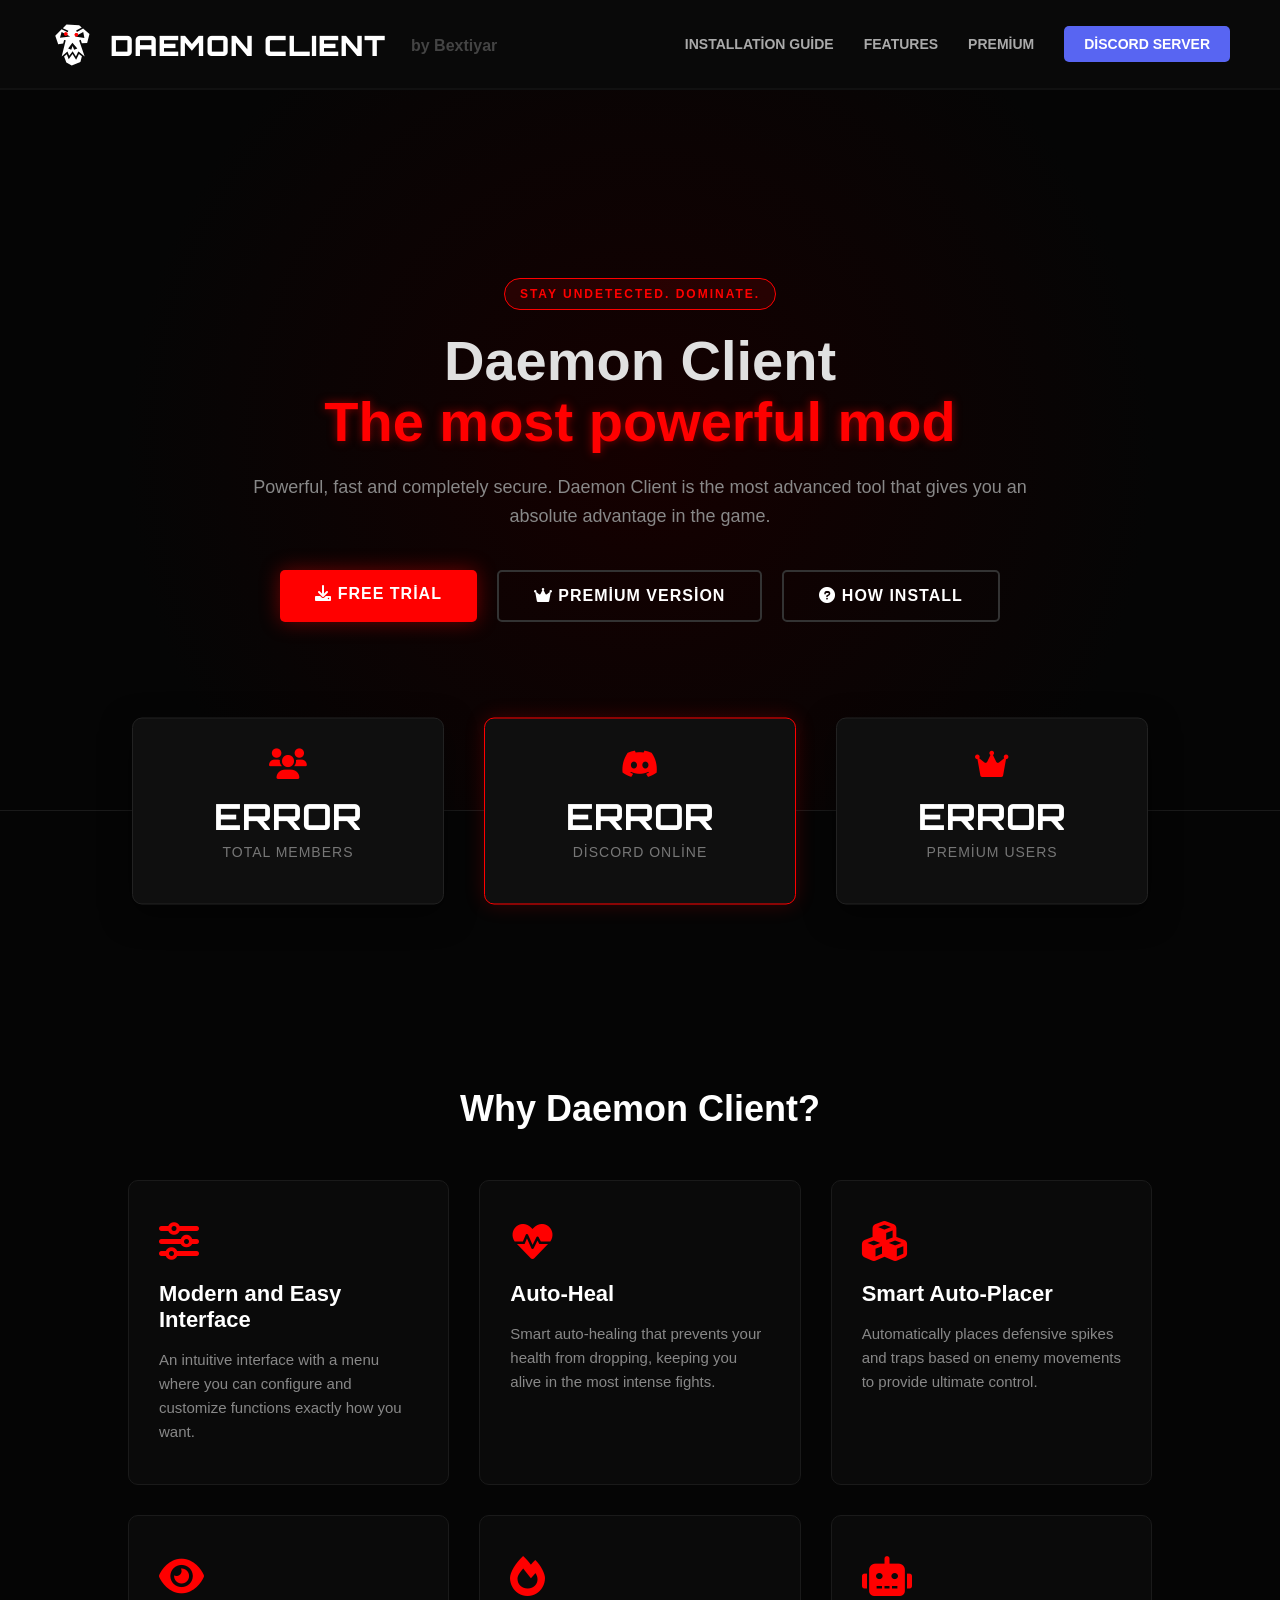
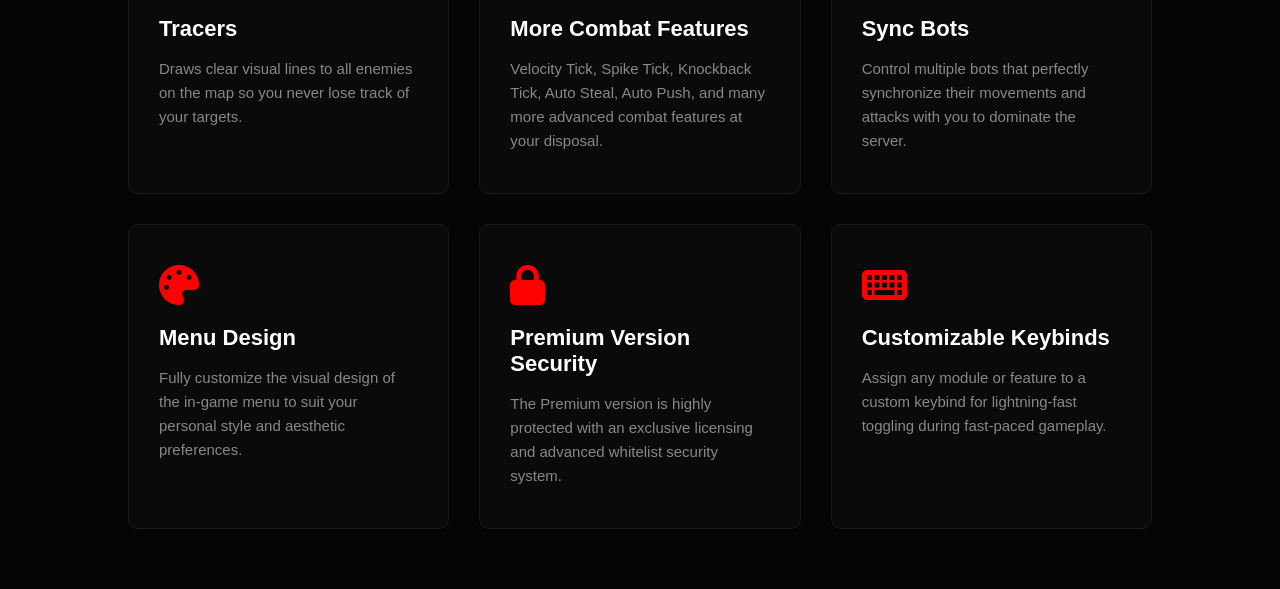
<file: index.html>
<!DOCTYPE html>
<html lang="az">
<head>
    <link rel="icon" type="image/webp" href="https://i.imgur.com/HJzQP1x_d.webp?maxwidth=760&fidelity=grand">

    <meta name="viewport" content="width=device-width, initial-scale=1.0">

    <meta charset="UTF-8">
    <title>Daemon Client</title> <link rel="icon" type="image/webp" href="https://i.imgur.com/HJzQP1x_d.webp?maxwidth=760&fidelity=grand">

    <link rel="stylesheet" href="style.css">
    <link href="https://fonts.googleapis.com/css2?family=Orbitron:wght@900&display=swap" rel="stylesheet">
    <link rel="stylesheet" href="https://cdnjs.cloudflare.com/ajax/libs/font-awesome/6.0.0/css/all.min.css">
</head>
<body>

    <div id="intro-bg" class="intro-bg"></div>
    <script>
        if (!sessionStorage.getItem('daemonIntroPlayed')) {
            document.body.classList.add('intro-active');
        }
    </script>

    <nav class="navbar">
        <div class="logo-wrapper">
            <svg class="daemon-icon" viewBox="0 0 512 512" xmlns="http://www.w3.org/2000/svg">
                <path fill="#ffffff" d="M187.406 22.22l-41.562 41.843 62.875 29.843-8 16.875-68.845-32.655L59.97 150.53l33.31 96.97 56.876-7.156 10.53-42.47 18.126 4.47-45.843 185.25 55.31-49.656 10-9 4.94 12.5 14.81 37.53 31.25-41.624 8.126-10.844 7.25 11.47 30.406 48.217 22.657-46.75 5.092-10.5 9.125 7.25 62.532 49.782-62.814-182.22 17.656-6.094 12.782 37.063 60.562-.94 26.47-101.874-72.72-62.344-70.125 38.844-9.06-16.375 64.03-35.468-29.75-25.53-144.094-8.813zm190.688 85.5l13.28 67.218-107.28-16.25 94-50.97zm-246.188.936L229.97 160l-116.25 13.47 18.186-64.814zm123.188 122.5l55.844 64.75-36.25 12.875-17.407-42.655-15.374 43.344-35.344-13.564 48.532-64.75zm74.344 126.938L304.53 409.47l-7.342 15.155-8.97-14.25-32.124-50.97-33.156 44.19-10.063 13.342-6.125-15.53-15.97-40.594-30.436 27.312 25.53 66.406 61.407 35.22 98.814-39.563 16.937-65.343-33.592-26.75z"/>
                <circle class="daemon-eye-red" cx="300" cy="140" r="20" />
                <circle class="daemon-eye-red" cx="180" cy="130" r="20" />
            </svg>
            <span id="daemonLogoText">DAEMON CLIENT</span>
            <span class="by">by Bextiyar</span>
        </div>
        
        <ul class="nav-links">
            <li><a href="how-to-install.html">Installation Guide</a></li>
            <li><a href="#features">Features</a></li>
            <li><a href="premium.html">Premium</a></li>
            <li><a href="https://discord.com/invite/hRXJn97Keu" class="discord-btn" target="_blank" rel="noopener noreferrer">Discord Server</a></li>
        </ul>
    </nav>

    <div class="content">
        
        <section class="hero" id="home">
            <div class="hero-content">
                <div class="hero-badge">STAY UNDETECTED. DOMINATE.</div>
                <h1>Daemon Client<br><span class="highlight-red">The most powerful mod</span></h1>
                <p>Powerful, fast and completely secure. Daemon Client is the most advanced tool that gives you an absolute advantage in the game.</p>
                
                <div class="hero-actions">
                <a href="https://github.com/vvd5j5hqtk-lgtm/daemon-client/raw/refs/heads/main/!%20Daemon%20Client%20Basic%201.5.4.2-v1.5.4.2.user.js" class="btn-primary" target="_blank" rel="noopener noreferrer"><i class="fa-solid fa-download"></i> Free Trial</a>
                     <a href="premium.html" class="btn-secondary"><i class="fa-solid fa-crown"></i> Premium Version</a>
                    <a href="how-to-install.html" class="btn-secondary"><i class="fa-solid fa-circle-question"></i> How Install</a>
                </div>
            </div>
        </section>

<section class="stats-section">
            <div class="stat-box">
                <i class="fa-solid fa-users stat-icon"></i>
                <h3 class="stat-number" id="discord-total">...</h3> <p>Total Members</p>
            </div>
            <div class="stat-box glow-box">
                <i class="fa-brands fa-discord stat-icon"></i>
                <h3 class="stat-number" id="discord-online">...</h3> <p>Discord Online</p>
            </div>
            <div class="stat-box">
                <i class="fa-solid fa-crown stat-icon"></i>
                <h3 class="stat-number" id="premium-users">...</h3> <p>Premium Users</p>
            </div>
        </section>
<section class="features" id="features">
            <h2>Why Daemon Client?</h2>
            <div class="feature-grid">
                
                <div class="feature-card">
                    <i class="fa-solid fa-sliders"></i>
                    <h4>Modern and Easy Interface</h4>
                    <p>An intuitive interface with a menu where you can configure and customize functions exactly how you want.</p>
                </div>
                
                <div class="feature-card">
                    <i class="fa-solid fa-heart-pulse"></i>
                    <h4>Auto-Heal</h4>
                    <p>Smart auto-healing that prevents your health from dropping, keeping you alive in the most intense fights.</p>
                </div>
                
                <div class="feature-card">
                    <i class="fa-solid fa-cubes"></i>
                    <h4>Smart Auto-Placer</h4>
                    <p>Automatically places defensive spikes and traps based on enemy movements to provide ultimate control.</p>
                </div>
                
                <div class="feature-card">
                    <i class="fa-solid fa-eye"></i>
                    <h4>Tracers</h4>
                    <p>Draws clear visual lines to all enemies on the map so you never lose track of your targets.</p>
                </div>
                
                <div class="feature-card">
                    <i class="fa-solid fa-fire"></i>
                    <h4>More Combat Features</h4>
                    <p>Velocity Tick, Spike Tick, Knockback Tick, Auto Steal, Auto Push, and many more advanced combat features at your disposal.</p>
                </div>
                
                <div class="feature-card">
                    <i class="fa-solid fa-robot"></i>
                    <h4>Sync Bots</h4>
                    <p>Control multiple bots that perfectly synchronize their movements and attacks with you to dominate the server.</p>
                </div>
                
                <div class="feature-card">
                    <i class="fa-solid fa-palette"></i>
                    <h4>Menu Design</h4>
                    <p>Fully customize the visual design of the in-game menu to suit your personal style and aesthetic preferences.</p>
                </div>
                
                <div class="feature-card">
                    <i class="fa-solid fa-lock"></i>
                    <h4>Premium Version Security</h4>
                    <p>The Premium version is highly protected with an exclusive licensing and advanced whitelist security system.</p>
                </div>
                
                <div class="feature-card">
                    <i class="fa-solid fa-keyboard"></i>
                    <h4>Customizable Keybinds</h4>
                    <p>Assign any module or feature to a custom keybind for lightning-fast toggling during fast-paced gameplay.</p>
                </div>

            </div>
        </section>

    </div>

    <script>
        window.onload = function() {
            window.scrollTo(0, 0);
            
            // 1. İntro Animasiyası Sistemi (1 saniyə gözləyir, sonra sürüşdürür)
            if (document.body.classList.contains('intro-active')) {
                setTimeout(function() {
                    document.body.classList.remove('intro-active');
                    // Bir daha göstərilməməsi üçün yaddaşa yazır
                    sessionStorage.setItem('daemonIntroPlayed', 'true');
                }, 1000); 
            }

            // 2. Premium İstifadəçiləri GitHub-dan çəkmək
            fetch('https://raw.githubusercontent.com/vvd5j5hqtk-lgtm/daemon-whitelist/main/whitelist')
                .then(response => response.text())
                .then(data => {
                    const lines = data.split('\n');
                    let validUsers = 0;
                    lines.forEach(line => {
                        // Sətir boş deyilsə və içində hərf/rəqəm varsa sayır
                        if (line.trim().length > 0) {
                            validUsers++;
                        }
                    });
                    document.getElementById('premium-users').innerText = validUsers;
                })
                .catch(error => {
                    console.error('Premium list çəkilə bilmədi:', error);
                    document.getElementById('premium-users').innerText = "ERROR";
                });

            // 3. Discord Online və Toplam Sayını Dəvət Linkindən Çəkmək
            fetch('https://discord.com/api/v9/invites/hRXJn97Keu?with_counts=true')
                .then(response => response.json())
                .then(data => {
                    if (data) {
                        // Canlı Online olanlar
                        if (data.approximate_presence_count) {
                            document.getElementById('discord-online').innerText = data.approximate_presence_count;
                        }
                        // Bütün Üzvlərin cəmi
                        if (data.approximate_member_count) {
                            document.getElementById('discord-total').innerText = data.approximate_member_count;
                        }
                    }
                })
                .catch(error => {
                    console.error('Discord API xətası:', error);
                    document.getElementById('discord-online').innerText = "ERROR";
                    document.getElementById('discord-total').innerText = "ERROR";
                });
        }
    </script>
</body>
</html>
</file>
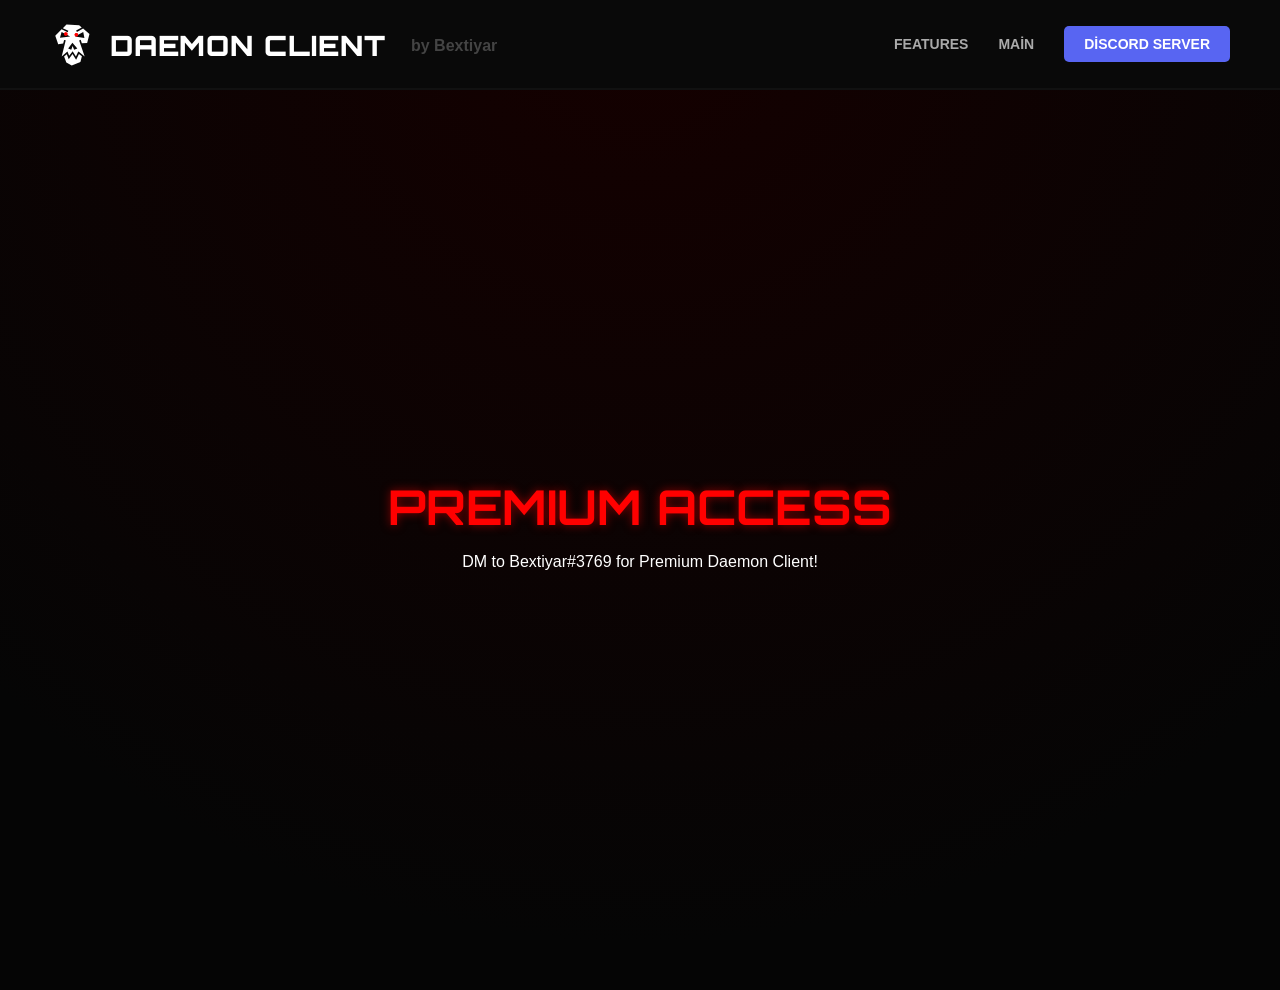
<file: premium.html>
<!DOCTYPE html>
<html lang="az">
<head>
    <link rel="icon" type="image/webp" href="https://i.imgur.com/HJzQP1x_d.webp?maxwidth=760&fidelity=grand">

    <meta name="viewport" content="width=device-width, initial-scale=1.0">

    
    <meta charset="UTF-8">
    <title>Daemon Client</title> <link rel="icon" type="image/webp" href="https://i.imgur.com/HJzQP1x_d.webp?maxwidth=760&fidelity=grand">

    <link rel="stylesheet" href="style.css">
    <link href="https://fonts.googleapis.com/css2?family=Orbitron:wght@900&display=swap" rel="stylesheet">
    <link rel="stylesheet" href="https://cdnjs.cloudflare.com/ajax/libs/font-awesome/6.0.0/css/all.min.css">
</head>
<body>

    <nav class="navbar">
        <div class="logo-wrapper">
            <svg class="daemon-icon" viewBox="0 0 512 512" xmlns="http://www.w3.org/2000/svg">
                <path fill="#ffffff" d="M187.406 22.22l-41.562 41.843 62.875 29.843-8 16.875-68.845-32.655L59.97 150.53l33.31 96.97 56.876-7.156 10.53-42.47 18.126 4.47-45.843 185.25 55.31-49.656 10-9 4.94 12.5 14.81 37.53 31.25-41.624 8.126-10.844 7.25 11.47 30.406 48.217 22.657-46.75 5.092-10.5 9.125 7.25 62.532 49.782-62.814-182.22 17.656-6.094 12.782 37.063 60.562-.94 26.47-101.874-72.72-62.344-70.125 38.844-9.06-16.375 64.03-35.468-29.75-25.53-144.094-8.813zm190.688 85.5l13.28 67.218-107.28-16.25 94-50.97zm-246.188.936L229.97 160l-116.25 13.47 18.186-64.814zm123.188 122.5l55.844 64.75-36.25 12.875-17.407-42.655-15.374 43.344-35.344-13.564 48.532-64.75zm74.344 126.938L304.53 409.47l-7.342 15.155-8.97-14.25-32.124-50.97-33.156 44.19-10.063 13.342-6.125-15.53-15.97-40.594-30.436 27.312 25.53 66.406 61.407 35.22 98.814-39.563 16.937-65.343-33.592-26.75z"/>
                <circle class="daemon-eye-red" cx="300" cy="140" r="20" />
                <circle class="daemon-eye-red" cx="180" cy="130" r="20" />
            </svg>
            <span id="daemonLogoText">DAEMON CLIENT</span>
            <span class="by">by Bextiyar</span>
        </div>
        
        <ul class="nav-links">
            <li><a href="index.html#features">Features</a></li>
            <li><a href="index.html">Main</a></li>
            <li><a href="https://discord.com/invite/hRXJn97Keu" class="discord-btn" target="_blank" rel="noopener noreferrer">Discord Server</a></li>
        </ul>
    </nav>

    <div class="content premium-page">
        <div class="premium-header">
            <h1 class="highlight-red">PREMIUM ACCESS</h1>
            <p>DM to Bextiyar#3769 for Premium Daemon Client!</p>
        </div>



    <script>
        window.onload = function() {
            window.scrollTo(0, 0);
        }
    </script>
</body>
</html>
</file>
<file: style.css>
@import url('https://fonts.googleapis.com/css2?family=Orbitron:wght@900&display=swap');

body {
    margin: 0;
    padding: 0;
    background-color: #050505;
    font-family: 'Segoe UI', sans-serif;
    color: white;
    overflow-x: hidden;
}

/* --- İNTRO ANİMASİYASI ÜÇÜN QARA FON --- */
.intro-bg {
    position: fixed;
    top: 0; left: 0; width: 100vw; height: 100vh;
    background-color: #050505;
    z-index: 1500;
    opacity: 0;
    pointer-events: none;
    transition: opacity 0.8s ease-in-out;
}

body.intro-active .intro-bg {
    opacity: 1;
    pointer-events: all;
}

/* NAVBAR SİSTEMİ */
.navbar {
    position: fixed;
    top: 0;
    left: 0;
    width: 100%;
    height: 90px;
    background: rgba(10, 10, 10, 0.98);
    border-bottom: 2px solid #111;
    display: flex;
    align-items: center;
    justify-content: space-between;
    padding: 0 50px;
    z-index: 1000;
    box-sizing: border-box;
}

/* LOQO VƏ ANİMASİYA (MÖHTƏŞƏM KEÇİD) */
.logo-wrapper {
    position: fixed; /* Navbardan sərbəst edirik ki, ortadan hərəkət edə bilsin */
    top: 45px; /* Navbar hündürlüyünün yarısı */
    left: 50px;
    transform: translateY(-50%) scale(1);
    z-index: 2000;
    display: flex;
    align-items: center;
    gap: 15px;
    /* Sürüşmə effekti */
    transition: top 0.8s cubic-bezier(0.25, 1, 0.5, 1), 
                left 0.8s cubic-bezier(0.25, 1, 0.5, 1), 
                transform 0.8s cubic-bezier(0.25, 1, 0.5, 1);
}

/* İlkin girişdə mərkəzdə və yekə olur */
body.intro-active .logo-wrapper {
    top: 50%;
    left: 50%;
    transform: translate(-50%, -50%) scale(2.2);
}

.daemon-icon { width: 45px; height: 45px; }
.daemon-icon path { fill: #ffffff !important; }

.daemon-eye-red {
    fill: #ff0000;
    filter: drop-shadow(0 0 5px #ff0000);
    animation: eyeBlink 2s infinite;
}

@keyframes eyeBlink {
    0%, 90%, 100% { opacity: 1; }
    95% { opacity: 0; }
}

#daemonLogoText {
    color: white;
    font-family: 'Orbitron', sans-serif;
    font-size: 28px;
    font-weight: 900;
    letter-spacing: 1px;
    cursor: pointer;
    transition: 0.3s;
}

#daemonLogoText:hover {
    color: #ff0000;
    text-shadow: 0 0 20px #ff0000;
}

/* BY BEXTIYAR - Animasiya zamanı gizlənir */
.by {
    color: #444;
    font-size: 16px;
    font-weight: 600;
    margin-left: 10px;
    font-weight: bold;
    animation: pulseBextiyar 3s infinite ease-in-out;
    
    /* Animasiya bitdikdən sonra peyda olur */
    opacity: 1;
    transition: font-size 0s 0.8s, opacity 0.5s ease 0.8s;
}

body.intro-active .by {
    font-size: 0px; 
    opacity: 0;
    transition: none; 
}

@keyframes pulseBextiyar {
    0%, 100% { color: #444; text-shadow: none; }
    50% { color: #fff; text-shadow: 0 0 10px #fff; }
}

.nav-links {
    list-style: none;
    display: flex;
    gap: 30px;
    align-items: center;
    margin-left: auto; /* Loqo fixed olduğu üçün linkləri sağa itələyir */
}

.nav-links a {
    color: #aaa;
    text-decoration: none;
    font-weight: bold;
    font-size: 14px;
    transition: 0.3s;
    text-transform: uppercase;
}

.nav-links a:hover { color: white; }

.discord-btn {
    background: #5865F2;
    padding: 10px 20px;
    border-radius: 5px;
    color: white !important;
}

.discord-btn:hover {
    background: #4752c4;
    transform: translateY(-2px);
}

.content {
    padding-top: 90px;
}

/* ƏSAS EKRAN (HERO) */
.hero {
    height: 80vh;
    display: flex;
    align-items: center;
    justify-content: center;
    text-align: center;
    background: radial-gradient(circle at center, #150000 0%, #050505 70%);
    border-bottom: 1px solid #1a1a1a;
}

.hero-content { max-width: 800px; padding: 20px; }

.hero-badge {
    display: inline-block;
    padding: 8px 15px;
    background: rgba(255, 0, 0, 0.1);
    color: #ff0000;
    border: 1px solid #ff0000;
    border-radius: 20px;
    font-size: 12px;
    font-weight: bold;
    letter-spacing: 2px;
    margin-bottom: 20px;
    text-transform: uppercase;
}

.hero h1 {
    font-size: 56px;
    margin: 0 0 20px;
    line-height: 1.1;
    color: #e0e0e0;
}

.highlight-red {
    color: #ff0000;
    text-shadow: 0 0 10px rgba(255, 0, 0, 0.5);
}

.hero p {
    font-size: 18px;
    color: #888;
    margin-bottom: 40px;
    line-height: 1.6;
}

.hero-actions {
    display: flex;
    justify-content: center;
    gap: 20px;
    flex-wrap: wrap; /* Mobil uyğunluq üçün əlavə etdim */
}

.btn-primary, .btn-secondary {
    padding: 15px 35px;
    border-radius: 5px;
    font-size: 16px;
    font-weight: bold;
    text-decoration: none;
    transition: 0.3s;
    text-transform: uppercase;
    letter-spacing: 1px;
}

.btn-primary {
    background: #ff0000;
    color: white;
    box-shadow: 0 0 20px rgba(255, 0, 0, 0.4);
}

.btn-primary:hover {
    background: #cc0000;
    box-shadow: 0 0 30px rgba(255, 0, 0, 0.6);
    transform: translateY(-2px);
}

.btn-secondary {
    background: transparent;
    color: white;
    border: 2px solid #333;
}

.btn-secondary:hover {
    border-color: #ff0000;
    color: #ff0000;
}

/* STATİSTİKALAR */
.stats-section {
    display: flex;
    justify-content: center;
    gap: 40px;
    padding: -50px 0 50px;
    transform: translateY(-50%);
    position: relative;
    z-index: 10;
}

.stat-box {
    background: #0f0f0f;
    border: 1px solid #222;
    padding: 30px;
    border-radius: 10px;
    width: 250px;
    text-align: center;
    box-shadow: 0 10px 30px rgba(0,0,0,0.5);
    transition: 0.3s;
}

.glow-box {
    border-color: #ff0000;
    box-shadow: 0 0 20px rgba(255, 0, 0, 0.2);
}

.stat-box:hover { transform: translateY(-10px); border-color: #ff0000; }

.stat-icon { font-size: 30px; color: #ff0000; margin-bottom: 15px; }

.stat-number { font-size: 36px; margin: 0; font-family: 'Orbitron', sans-serif; color: white; }

.stat-box p { color: #777; font-size: 14px; text-transform: uppercase; letter-spacing: 1px; margin-top: 5px; }

/* XÜSUSİYYƏTLƏR */
.features {
    padding: 60px 10%;
    text-align: center;
}

.features h2 {
    font-size: 36px;
    color: white;
    margin-bottom: 50px;
}

.feature-grid {
    display: grid;
    grid-template-columns: repeat(auto-fit, minmax(300px, 1fr));
    gap: 30px;
}

.feature-card {
    background: #0a0a0a;
    border: 1px solid #1a1a1a;
    padding: 40px 30px;
    border-radius: 10px;
    text-align: left;
    transition: 0.3s;
}

.feature-card:hover { border-color: #444; background: #111; }

.feature-card i { font-size: 40px; color: #ff0000; margin-bottom: 20px; }

.feature-card h4 { font-size: 22px; color: white; margin: 0 0 15px 0; }

.feature-card p { color: #888; font-size: 15px; line-height: 1.6; margin: 0; }

/* PREMIUM SƏHİFƏSİ */
.premium-page {
    min-height: 100vh;
    display: flex;
    flex-direction: column;
    align-items: center;
    justify-content: center;
    background: radial-gradient(circle at top, #150000 0%, #050505 80%);
}

.premium-header {
    text-align: center;
    margin-bottom: 50px;
}

.premium-header h1 {
    font-size: 48px;
    margin-bottom: 10px;
    font-family: 'Orbitron', sans-serif;
}

.crypto-container {
    display: flex;
    justify-content: center;
    width: 100%;
}

.crypto-box {
    background: #0a0a0a;
    border: 1px solid #ff0000;
    padding: 40px;
    border-radius: 10px;
    text-align: center;
    width: 100%;
    max-width: 500px;
    box-shadow: 0 0 30px rgba(255, 0, 0, 0.15);
}

.crypto-icon {
    font-size: 50px;
    color: #f7931a; 
    margin-bottom: 20px;
}

.crypto-box h3 {
    font-size: 28px;
    margin: 0 0 15px 0;
    color: white;
}

.wallet-address {
    background: #151515;
    border: 1px solid #333;
    padding: 15px;
    margin: 15px 0;
    border-radius: 5px;
    font-family: monospace;
    font-size: 14px;
    color: #aaa;
    word-break: break-all;
}

.crypto-note {
    font-size: 13px;
    color: #777;
    margin-top: 25px;
}

/* --- HOW TO INSTALL PAGE DİZAYNI --- */
.tutorial-page {
    min-height: 100vh;
    background: radial-gradient(circle at top, #150000 0%, #050505 80%);
}

.tutorial-container {
    display: flex;
    flex-direction: column;
    gap: 40px;
    max-width: 900px;
    margin: 0 auto;
    padding: 0 20px 80px;
}

.step-card {
    background: #0a0a0a;
    border: 1px solid #222;
    border-left: 4px solid #ff0000;
    padding: 30px;
    border-radius: 8px;
    display: flex;
    gap: 25px;
    box-shadow: 0 5px 25px rgba(0,0,0,0.5);
    transition: 0.3s;
}

.step-card:hover {
    border-color: #ff0000;
    box-shadow: 0 0 20px rgba(255, 0, 0, 0.15);
}

.step-number {
    font-size: 48px;
    font-weight: 900;
    color: #ff0000;
    font-family: 'Orbitron', sans-serif;
    min-width: 60px;
    text-align: center;
}

.step-content {
    flex-grow: 1;
}

.step-content h3 {
    font-size: 26px;
    color: white;
    margin: 0 0 10px 0;
}

.step-content p {
    color: #aaa;
    line-height: 1.6;
    margin-bottom: 20px;
    font-size: 16px;
}

.step-image {
    margin-top: 25px;
    background: #0a0a0a;
    border-radius: 8px;
    border: 1px dashed #444;
    text-align: center;
    overflow: hidden;
    transition: 0.3s;
    max-width: 700px;
    margin-left: auto;
    margin-right: auto;
}

.step-image img {
    width: 100%;
    height: auto;
    display: block;
    border-radius: 5px;
    max-height: 450px; 
    object-fit: cover;
}

.step-card:hover .step-image {
    border-color: #ff0000;
    box-shadow: 0 0 15px rgba(255, 0, 0, 0.1);
}

.step-btn {
    display: inline-block;
    font-size: 14px;
    padding: 10px 20px;
}

/* 4. Addım (Tamamlama Kartı) */
.final-step {
    flex-direction: column;
    align-items: center;
    text-align: center;
    border-left: 1px solid #222;
    border-bottom: 4px solid #00ff41;
}

.final-step:hover {
    border-color: #00ff41;
    box-shadow: 0 0 25px rgba(0, 255, 65, 0.15);
}

.success-icon {
    font-size: 70px;
    color: #00ff41;
    margin-bottom: 10px;
    filter: drop-shadow(0 0 10px rgba(0,255,65,0.4));
}

.final-btn {
    background: #00ff41;
    color: black;
    margin-top: 20px;
    box-shadow: 0 0 15px rgba(0,255,65,0.4);
}

.final-btn:hover {
    background: #00cc33;
    color: black;
    box-shadow: 0 0 25px rgba(0,255,65,0.6);
}
</file>
